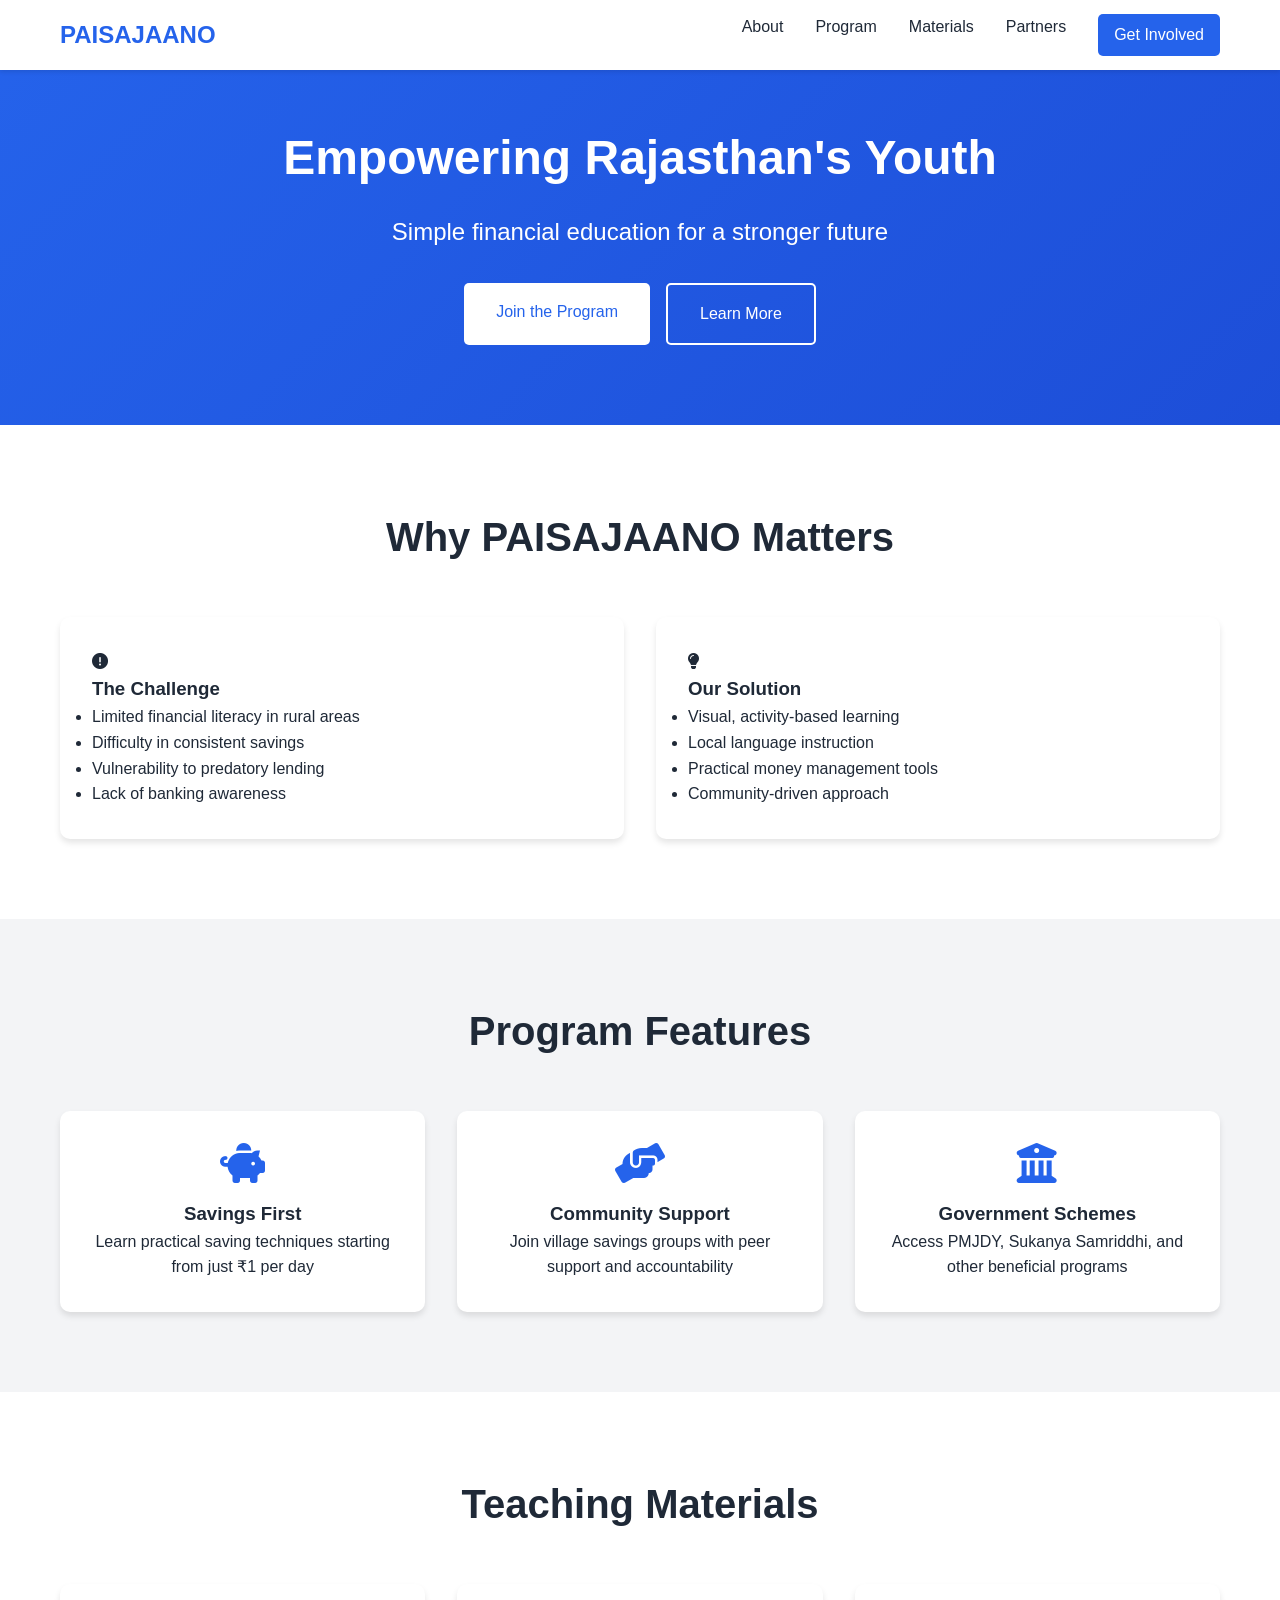
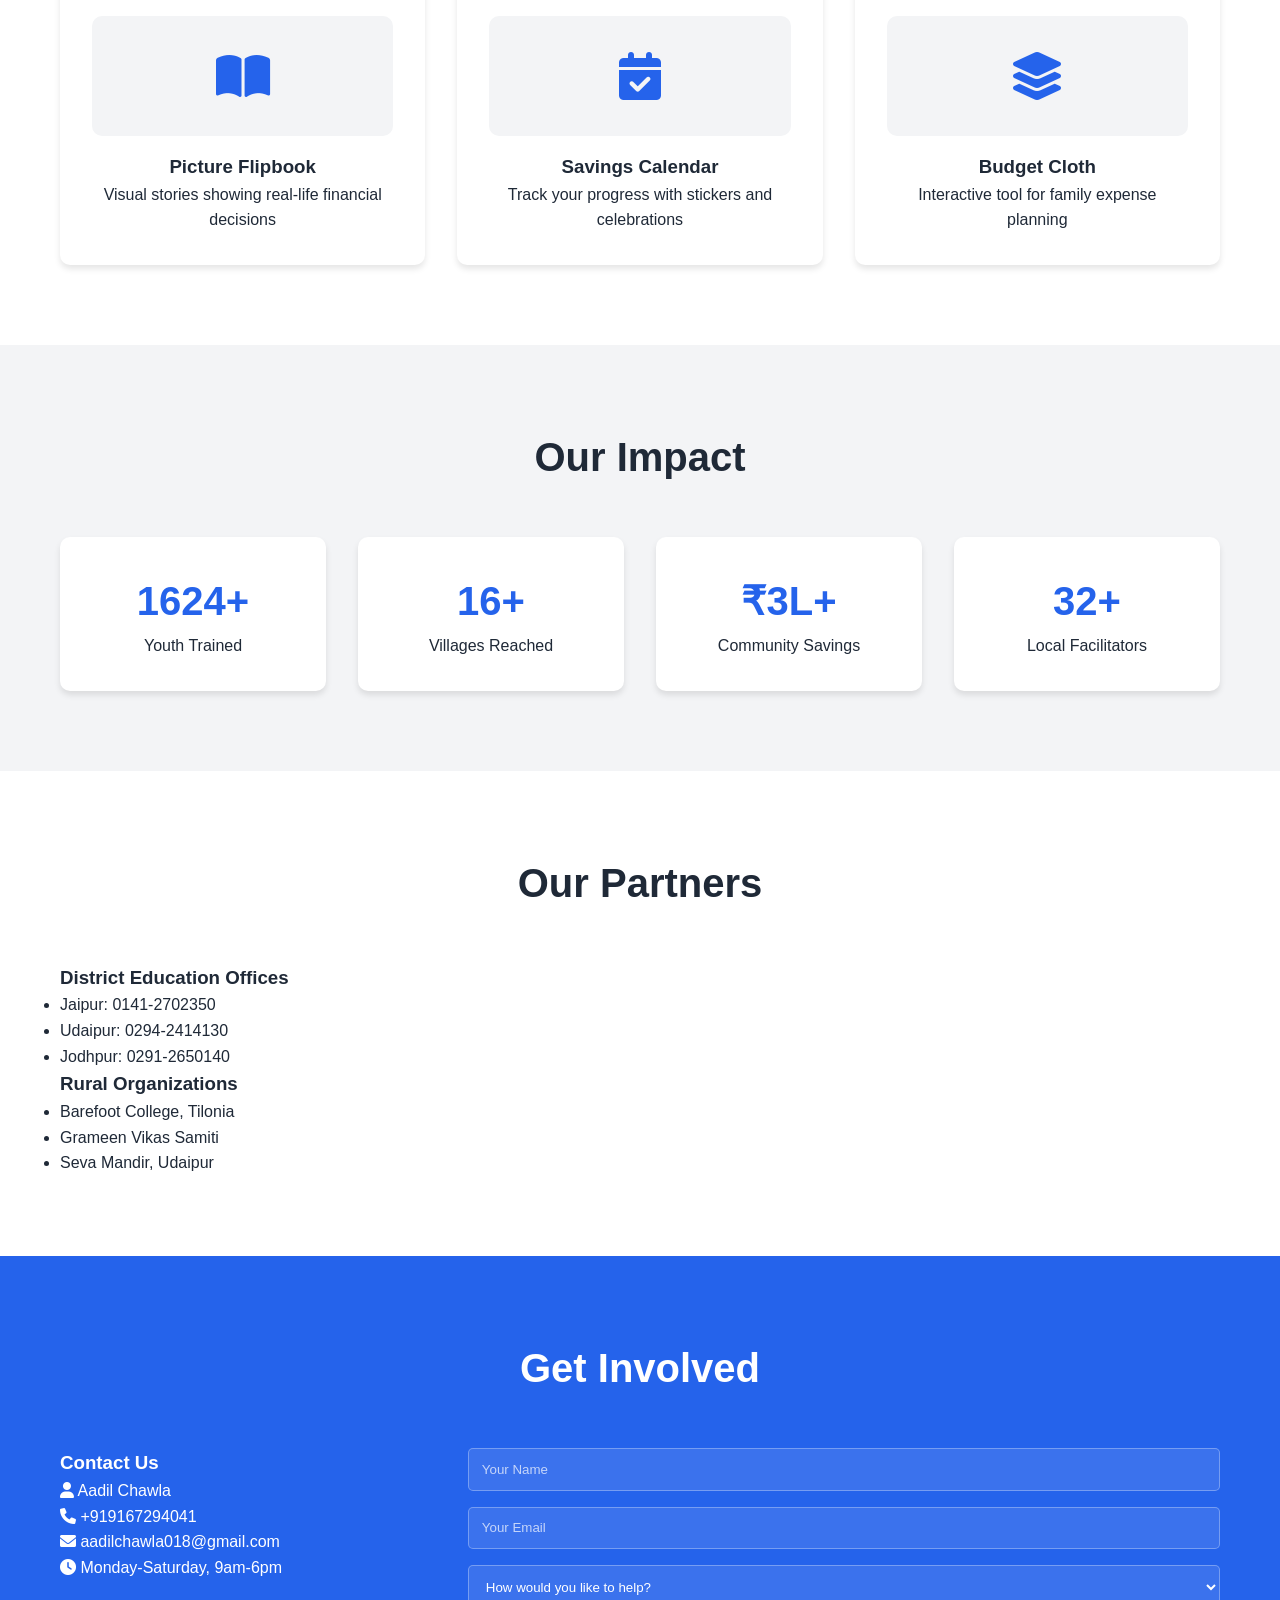
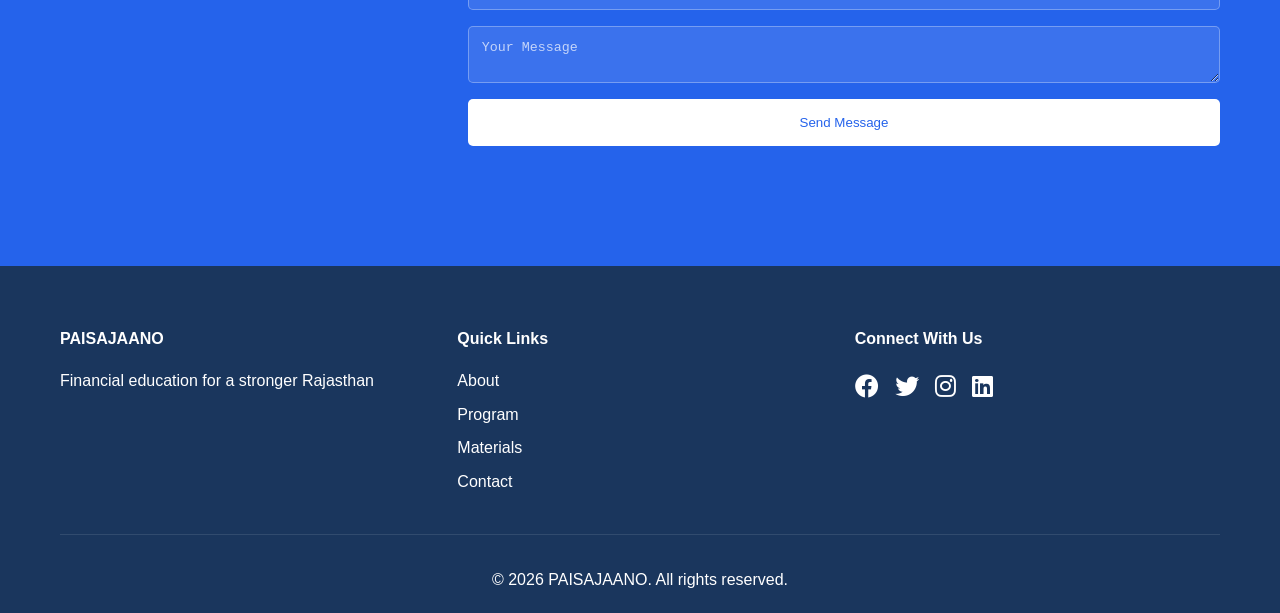
<file: index.html>
<!DOCTYPE html>
<html lang="en">
<head>
    <meta charset="UTF-8">
    <meta name="viewport" content="width=device-width, initial-scale=1.0">
    <meta name="description" content="PAISAJAANO - Financial Education Program for Underprivileged Youth in Rajasthan. Learn practical money skills, savings habits, and access government schemes.">
    <meta name="keywords" content="financial education, Rajasthan youth, money management, savings, PMJDY, financial literacy, rural education">
    <meta name="theme-color" content="#2563eb">
    <link rel="canonical" href="https://paisajaano.org/">
    <meta property="og:type" content="website">
    <meta property="og:title" content="PAISAJAANO | Financial Education for Rajasthan's Youth">
    <meta property="og:description" content="Financial Education Program for Underprivileged Youth in Rajasthan. Learn practical money skills, savings habits, and access government schemes.">
    <meta property="og:url" content="https://paisajaano.org/">
    <meta name="twitter:card" content="summary">
    <meta name="twitter:title" content="PAISAJAANO | Financial Education for Rajasthan's Youth">
    <meta name="twitter:description" content="Financial Education Program for Underprivileged Youth in Rajasthan.">
    <title>PAISAJAANO | Financial Education for Rajasthan's Youth</title>
    <link rel="icon" href="data:image/svg+xml,%3Csvg xmlns='http://www.w3.org/2000/svg' viewBox='0 0 100 100'%3E%3Crect width='100' height='100' rx='20' fill='%232563eb'/%3E%3Ctext x='50' y='68' font-size='55' fill='white' text-anchor='middle' font-family='sans-serif' font-weight='bold'%3E%E2%82%B9%3C/text%3E%3C/svg%3E">
    <link rel="preconnect" href="https://cdnjs.cloudflare.com">
    <link rel="stylesheet" href="styles.css">
    <link rel="stylesheet" href="https://cdnjs.cloudflare.com/ajax/libs/font-awesome/6.0.0/css/all.min.css">
    <script type="application/ld+json">
    {
        "@context": "https://schema.org",
        "@type": "Organization",
        "name": "PAISAJAANO",
        "description": "Financial Education Program for Underprivileged Youth in Rajasthan.",
        "email": "aadilchawla018@gmail.com",
        "telephone": "+919167294041",
        "areaServed": "Rajasthan, India"
    }
    </script>
</head>
<body>
    <a class="skip-link" href="#main">Skip to content</a>
    <nav class="navbar">
        <div class="container">
            <a href="#main" class="logo">PAISAJAANO</a>
            <div class="nav-links" id="navLinks">
                <a href="#about">About</a>
                <a href="#program">Program</a>
                <a href="#materials">Materials</a>
                <a href="#partners">Partners</a>
                <a href="#contact" class="cta-button">Get Involved</a>
            </div>
            <button class="mobile-menu" aria-label="Toggle navigation menu" aria-expanded="false" aria-controls="navLinks">
                <i class="fas fa-bars"></i>
            </button>
        </div>
    </nav>

    <header class="hero" id="main">
        <div class="container">
            <h1>Empowering Rajasthan's Youth</h1>
            <p class="subtitle">Simple financial education for a stronger future</p>
            <div class="cta-group">
                <a href="#contact" class="primary-button">Join the Program</a>
                <a href="#about" class="secondary-button">Learn More</a>
            </div>
        </div>
    </header>

    <section id="about" class="section">
        <div class="container">
            <h2>Why PAISAJAANO Matters</h2>
            <div class="grid-2">
                <div class="problem-card">
                    <i class="fas fa-exclamation-circle"></i>
                    <h3>The Challenge</h3>
                    <ul>
                        <li>Limited financial literacy in rural areas</li>
                        <li>Difficulty in consistent savings</li>
                        <li>Vulnerability to predatory lending</li>
                        <li>Lack of banking awareness</li>
                    </ul>
                </div>
                <div class="solution-card">
                    <i class="fas fa-lightbulb"></i>
                    <h3>Our Solution</h3>
                    <ul>
                        <li>Visual, activity-based learning</li>
                        <li>Local language instruction</li>
                        <li>Practical money management tools</li>
                        <li>Community-driven approach</li>
                    </ul>
                </div>
            </div>
        </div>
    </section>

    <section id="program" class="section bg-light">
        <div class="container">
            <h2>Program Features</h2>
            <div class="grid-3">
                <div class="feature-card">
                    <i class="fas fa-piggy-bank"></i>
                    <h3>Savings First</h3>
                    <p>Learn practical saving techniques starting from just ₹1 per day</p>
                </div>
                <div class="feature-card">
                    <i class="fas fa-hands-helping"></i>
                    <h3>Community Support</h3>
                    <p>Join village savings groups with peer support and accountability</p>
                </div>
                <div class="feature-card">
                    <i class="fas fa-university"></i>
                    <h3>Government Schemes</h3>
                    <p>Access PMJDY, Sukanya Samriddhi, and other beneficial programs</p>
                </div>
            </div>
        </div>
    </section>

    <section id="materials" class="section">
        <div class="container">
            <h2>Teaching Materials</h2>
            <div class="materials-showcase">
                <div class="material-item">
                    <div class="material-icon"><i class="fas fa-book-open"></i></div>
                    <h3>Picture Flipbook</h3>
                    <p>Visual stories showing real-life financial decisions</p>
                </div>
                <div class="material-item">
                    <div class="material-icon"><i class="fas fa-calendar-check"></i></div>
                    <h3>Savings Calendar</h3>
                    <p>Track your progress with stickers and celebrations</p>
                </div>
                <div class="material-item">
                    <div class="material-icon"><i class="fas fa-layer-group"></i></div>
                    <h3>Budget Cloth</h3>
                    <p>Interactive tool for family expense planning</p>
                </div>
            </div>
        </div>
    </section>

    <section id="impact" class="section bg-light">
        <div class="container">
            <h2>Our Impact</h2>
            <div class="stats-grid">
                <div class="stat-card">
                    <span class="stat-number">5,000+</span>
                    <span class="stat-label">Youth Trained</span>
                </div>
                <div class="stat-card">
                    <span class="stat-number">50+</span>
                    <span class="stat-label">Villages Reached</span>
                </div>
                <div class="stat-card">
                    <span class="stat-number">₹10L+</span>
                    <span class="stat-label">Community Savings</span>
                </div>
                <div class="stat-card">
                    <span class="stat-number">100+</span>
                    <span class="stat-label">Local Facilitators</span>
                </div>
            </div>
        </div>
    </section>

    <section id="partners" class="section">
        <div class="container">
            <h2>Our Partners</h2>
            <div class="partners-grid">
                <div class="partner-card">
                    <h3>District Education Offices</h3>
                    <ul>
                        <li>Jaipur: 0141-2702350</li>
                        <li>Udaipur: 0294-2414130</li>
                        <li>Jodhpur: 0291-2650140</li>
                    </ul>
                </div>
                <div class="partner-card">
                    <h3>Rural Organizations</h3>
                    <ul>
                        <li>Barefoot College, Tilonia</li>
                        <li>Grameen Vikas Samiti</li>
                        <li>Seva Mandir, Udaipur</li>
                    </ul>
                </div>
            </div>
        </div>
    </section>

    <section id="contact" class="section bg-primary">
        <div class="container">
            <h2>Get Involved</h2>
            <div class="contact-grid">
                <div class="contact-info">
                    <h3>Contact Us</h3>
                    <p><i class="fas fa-user"></i> Aadil Chawla</p>
                    <p><i class="fas fa-phone"></i> +919167294041</p>
                    <p><i class="fas fa-envelope"></i> aadilchawla018@gmail.com</p>
                    <p><i class="fas fa-clock"></i> Monday-Saturday, 9am-6pm</p>
                </div>
                <form class="contact-form" id="contactForm" novalidate>
                    <label class="visually-hidden" for="name">Your Name</label>
                    <input type="text" id="name" name="name" placeholder="Your Name" autocomplete="name" required>

                    <label class="visually-hidden" for="email">Your Email</label>
                    <input type="email" id="email" name="email" placeholder="Your Email" autocomplete="email" required>

                    <label class="visually-hidden" for="helpType">How would you like to help?</label>
                    <select id="helpType" name="helpType" required>
                        <option value="">How would you like to help?</option>
                        <option value="volunteer">Become a Facilitator</option>
                        <option value="host">Host a Session</option>
                        <option value="sponsor">Sponsor Materials</option>
                        <option value="other">Other Support</option>
                    </select>

                    <label class="visually-hidden" for="message">Your Message</label>
                    <textarea id="message" name="message" placeholder="Your Message" required></textarea>

                    <button type="submit" class="primary-button">Send Message</button>
                    <p class="form-status" id="formStatus" role="status" aria-live="polite"></p>
                </form>
            </div>
        </div>
    </section>

    <footer class="footer">
        <div class="container">
            <div class="footer-content">
                <div class="footer-section">
                    <h4>PAISAJAANO</h4>
                    <p>Financial education for a stronger Rajasthan</p>
                </div>
                <div class="footer-section">
                    <h4>Quick Links</h4>
                    <a href="#about">About</a>
                    <a href="#program">Program</a>
                    <a href="#materials">Materials</a>
                    <a href="#contact">Contact</a>
                </div>
                <div class="footer-section">
                    <h4>Connect With Us</h4>
                    <div class="social-links">
                        <a href="#" aria-label="Facebook"><i class="fab fa-facebook"></i></a>
                        <a href="#" aria-label="Twitter"><i class="fab fa-twitter"></i></a>
                        <a href="#" aria-label="Instagram"><i class="fab fa-instagram"></i></a>
                        <a href="#" aria-label="LinkedIn"><i class="fab fa-linkedin"></i></a>
                    </div>
                </div>
            </div>
            <div class="footer-bottom">
                <p>&copy; <span id="year"></span> PAISAJAANO. All rights reserved.</p>
            </div>
        </div>
    </footer>

    <script src="script.js"></script>
</body>
</html>
</file>
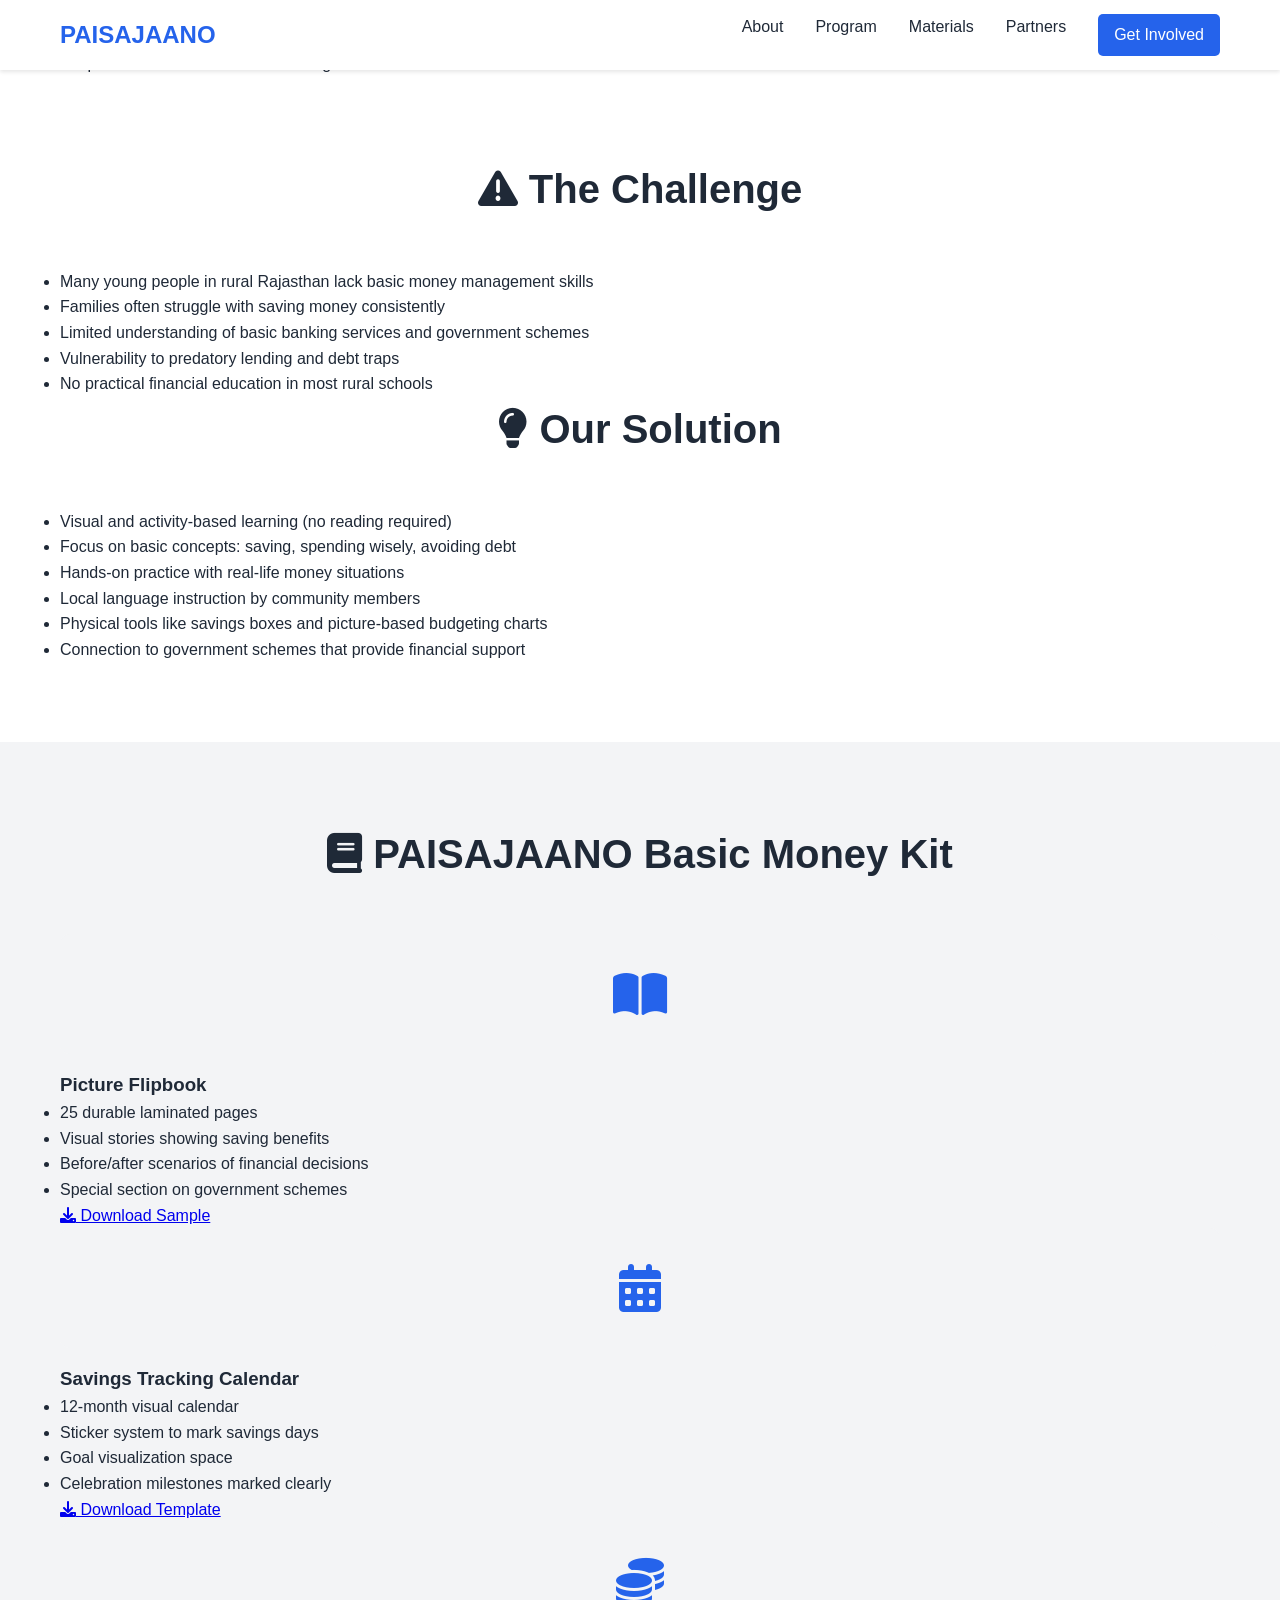
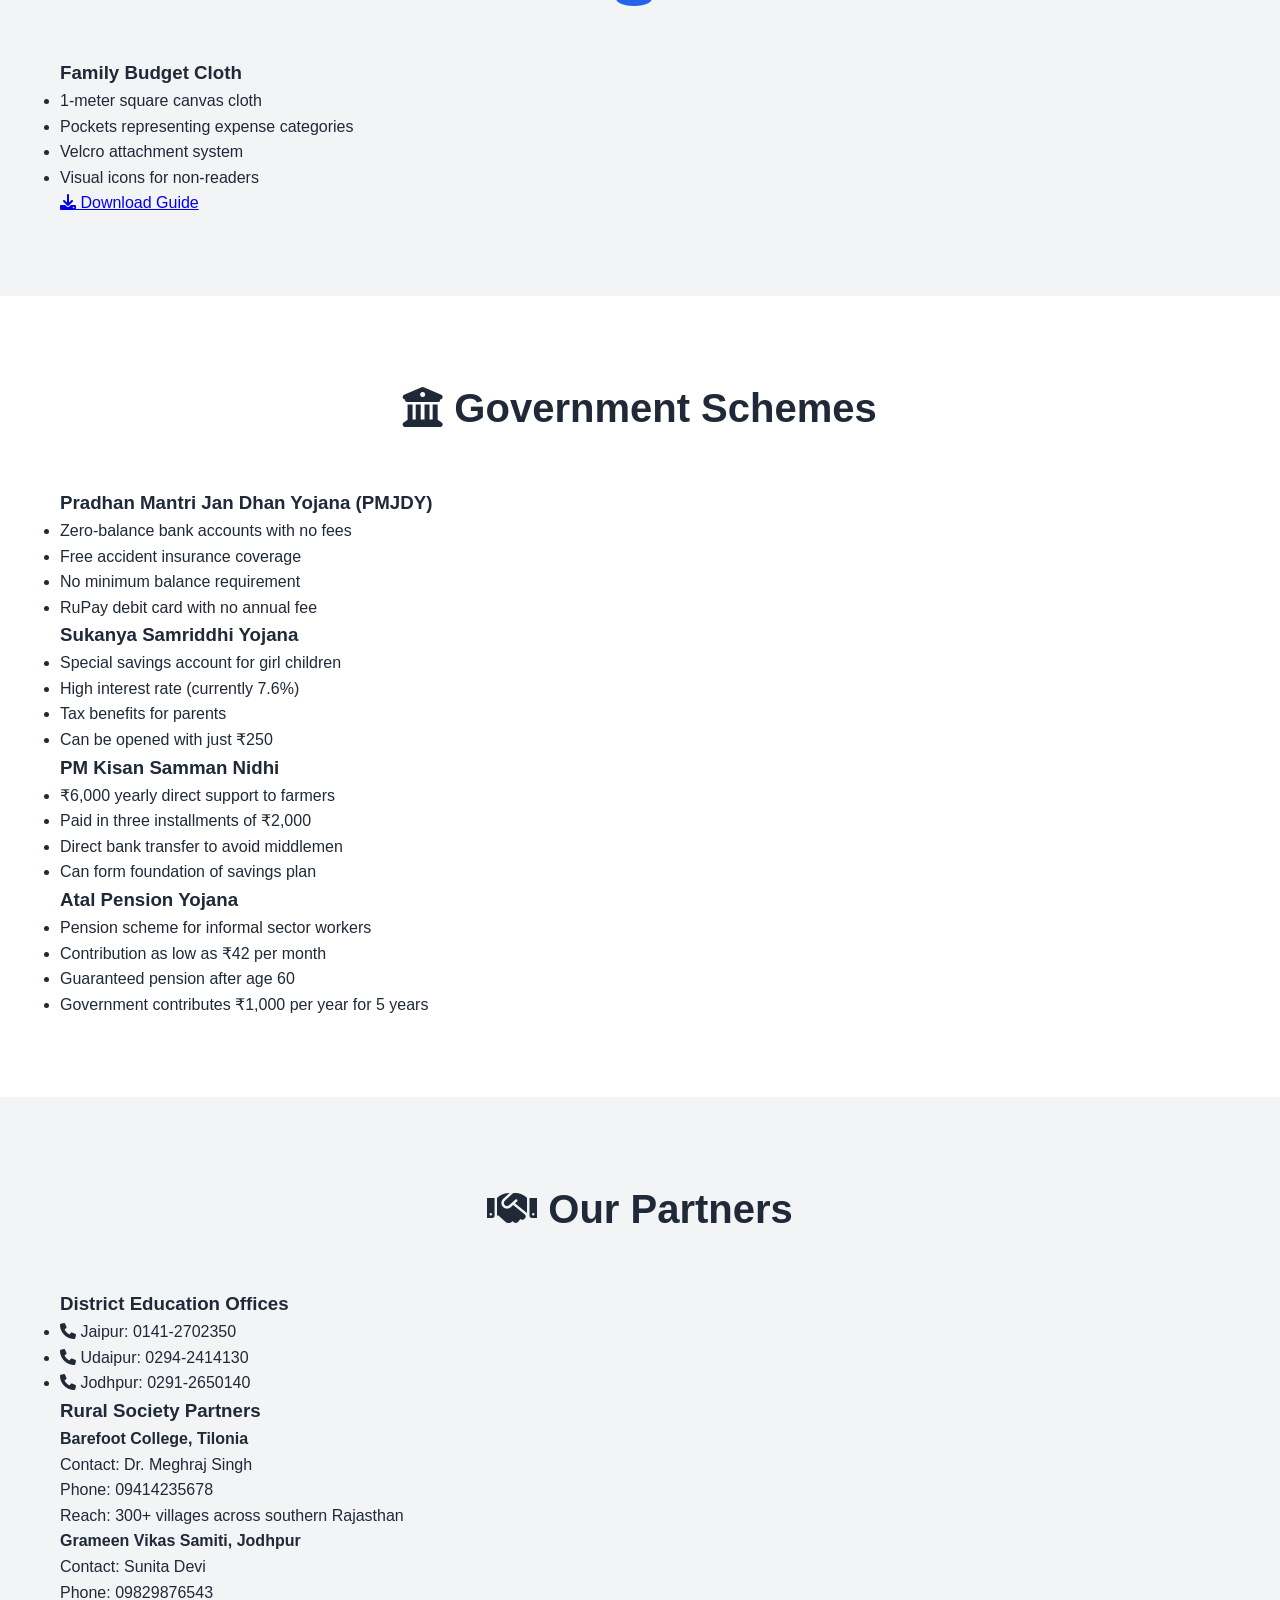
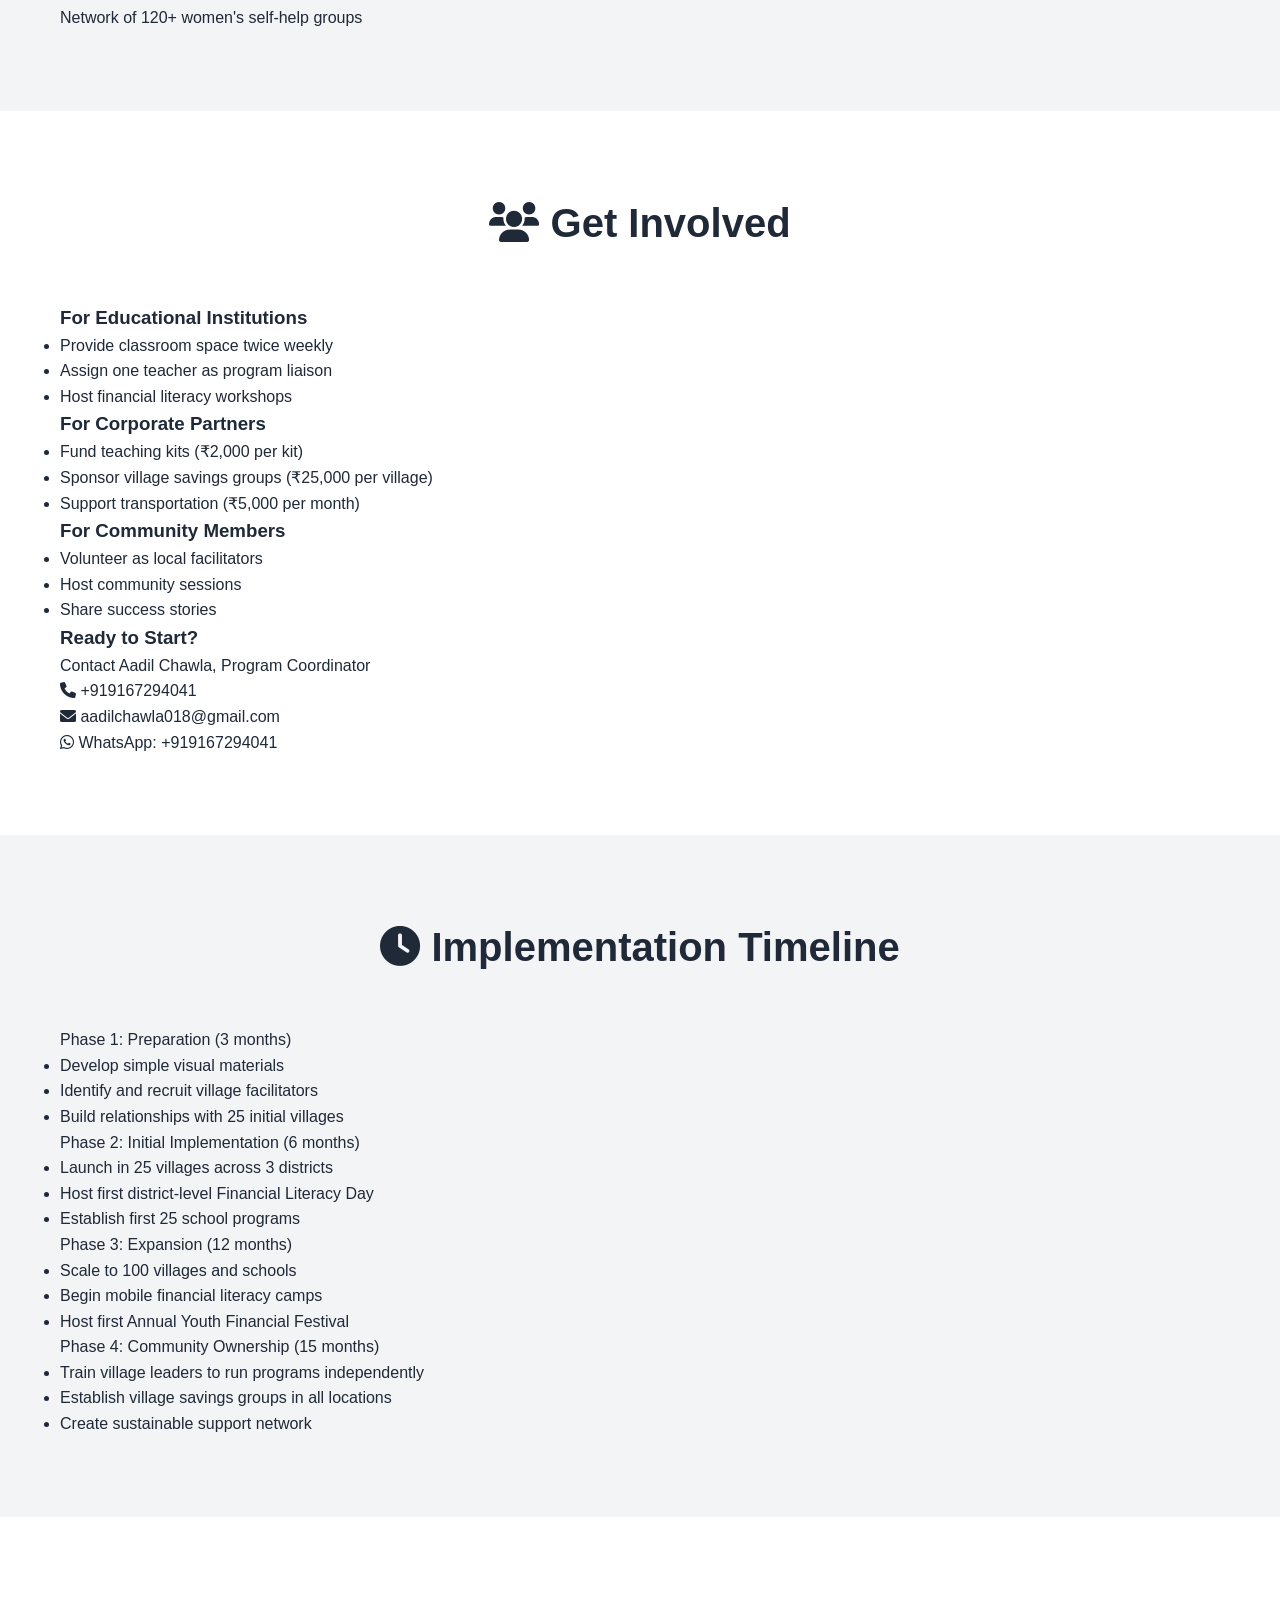
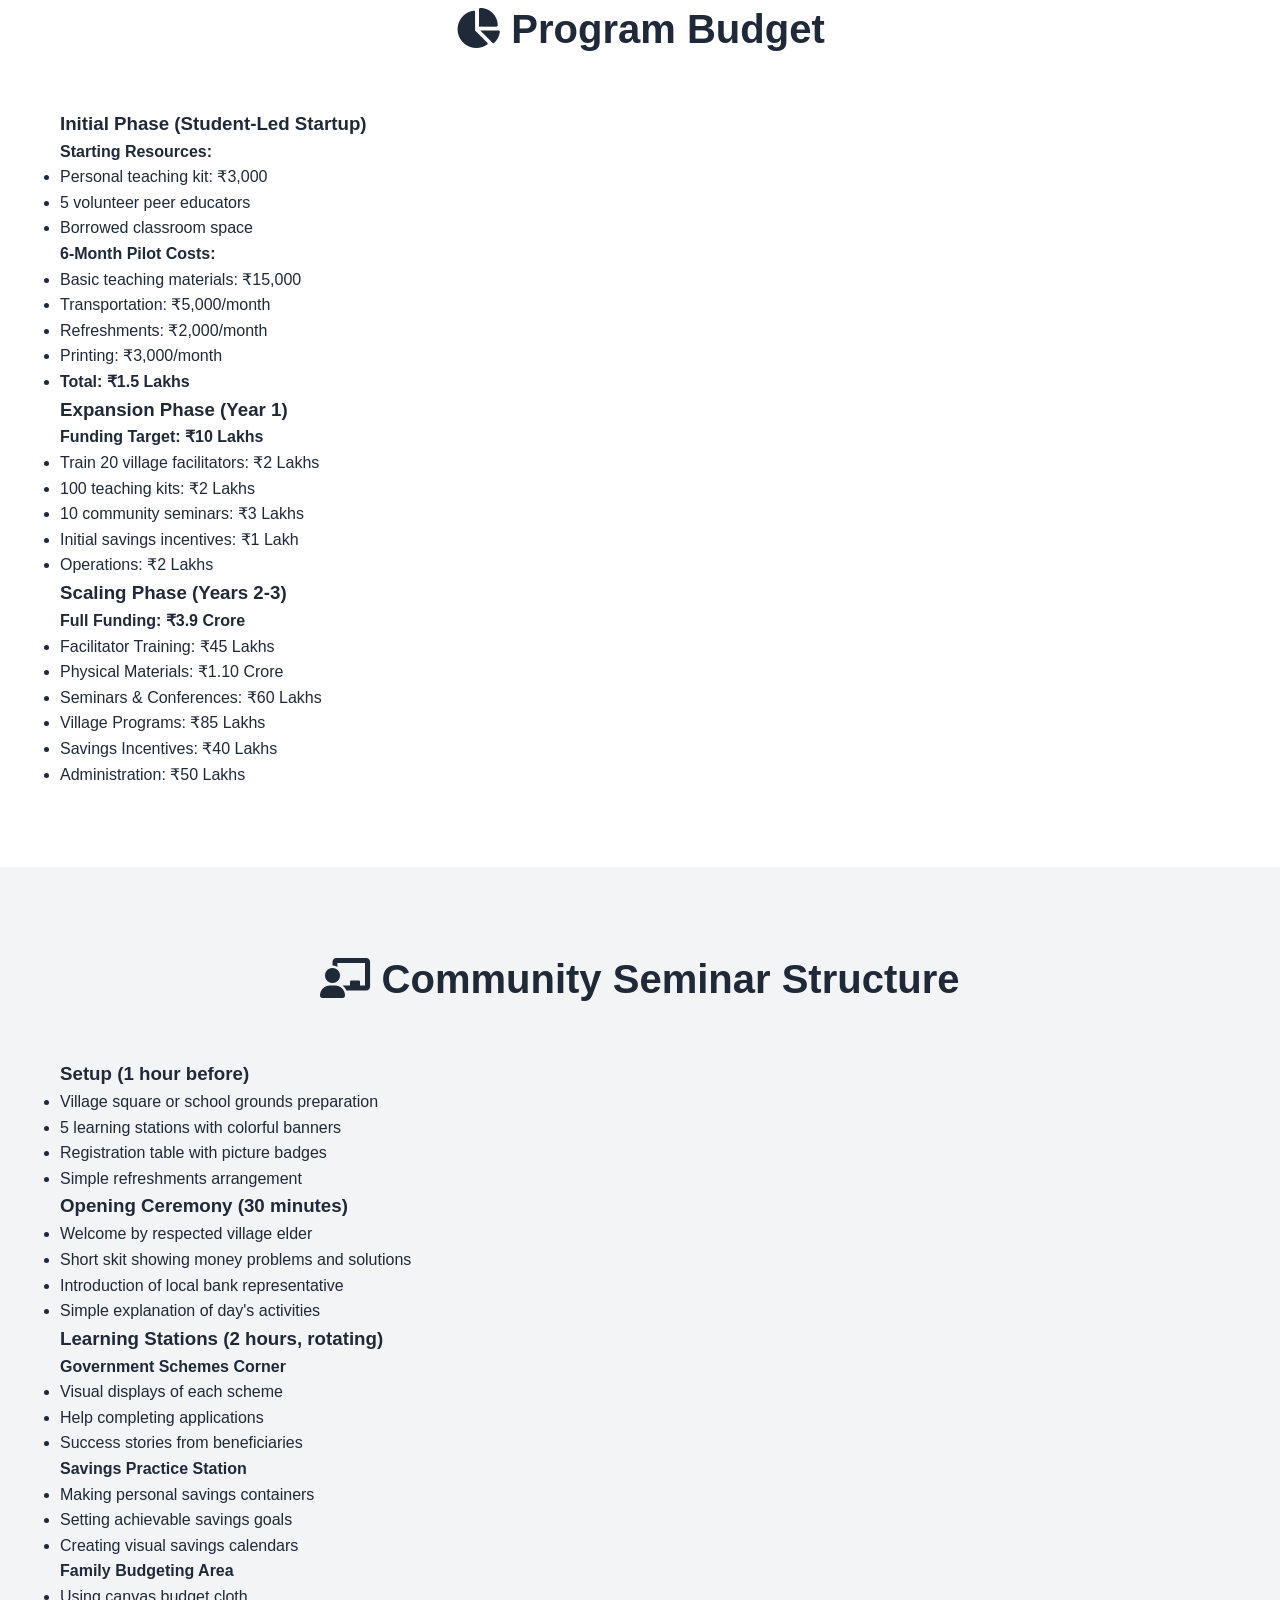
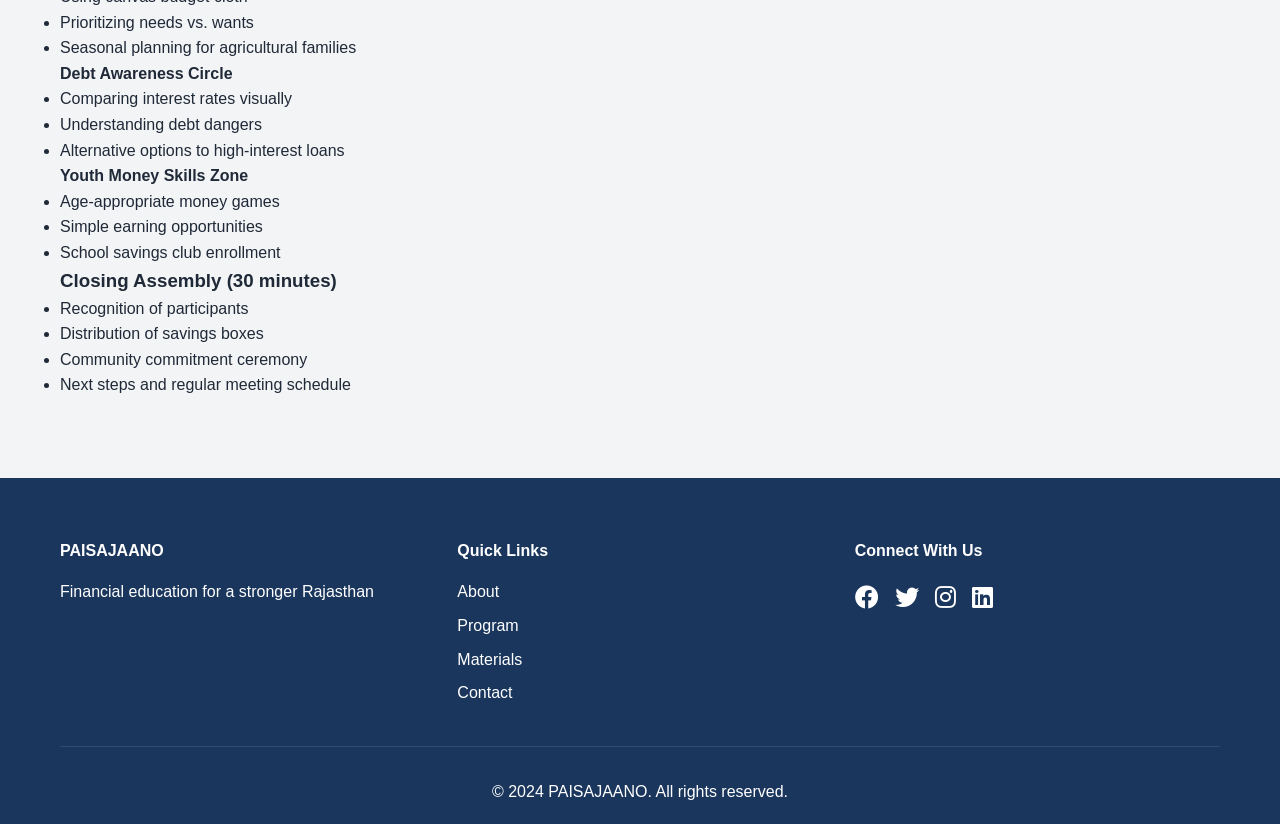
<file: resources.html>
<!DOCTYPE html>
<html lang="en">
<head>
    <meta charset="UTF-8">
    <meta name="viewport" content="width=device-width, initial-scale=1.0">
    <meta name="description" content="PAISAJAANO - Basic Financial Education for Underprivileged Youth in Rajasthan. Download materials, access resources, and join our mission.">
    <title>Resources & Materials | PAISAJAANO</title>
    <link rel="stylesheet" href="styles.css">
    <link rel="stylesheet" href="https://cdnjs.cloudflare.com/ajax/libs/font-awesome/6.0.0/css/all.min.css">
    <link rel="icon" type="image/png" href="https://via.placeholder.com/32x32.png?text=P">
</head>
<body>
    <nav class="navbar">
        <div class="container">
            <a href="index.html" class="logo">PAISAJAANO</a>
            <div class="nav-links">
                <a href="index.html#about">About</a>
                <a href="index.html#program">Program</a>
                <a href="index.html#materials">Materials</a>
                <a href="index.html#partners">Partners</a>
                <a href="index.html#contact" class="cta-button">Get Involved</a>
            </div>
            <button class="mobile-menu">
                <i class="fas fa-bars"></i>
            </button>
        </div>
    </nav>

    <header class="page-header">
        <div class="container">
            <h1>PAISAJAANO: Practical Money Skills for Rajasthan's Youth</h1>
            <p class="subtitle">Simple financial education for a stronger future</p>
        </div>
    </header>

    <!-- Problem & Solution Section -->
    <section class="section">
        <div class="container">
            <div class="mission-content">
                <div class="mission-grid">
                    <div class="problem-box">
                        <h2><i class="fas fa-exclamation-triangle"></i> The Challenge</h2>
                        <ul class="challenge-list">
                            <li>Many young people in rural Rajasthan lack basic money management skills</li>
                            <li>Families often struggle with saving money consistently</li>
                            <li>Limited understanding of basic banking services and government schemes</li>
                            <li>Vulnerability to predatory lending and debt traps</li>
                            <li>No practical financial education in most rural schools</li>
                        </ul>
                    </div>
                    <div class="solution-box">
                        <h2><i class="fas fa-lightbulb"></i> Our Solution</h2>
                        <ul class="solution-list">
                            <li>Visual and activity-based learning (no reading required)</li>
                            <li>Focus on basic concepts: saving, spending wisely, avoiding debt</li>
                            <li>Hands-on practice with real-life money situations</li>
                            <li>Local language instruction by community members</li>
                            <li>Physical tools like savings boxes and picture-based budgeting charts</li>
                            <li>Connection to government schemes that provide financial support</li>
                        </ul>
                    </div>
                </div>
            </div>
        </div>
    </section>

    <!-- Teaching Materials Section -->
    <section class="section bg-light">
        <div class="container">
            <h2><i class="fas fa-book"></i> PAISAJAANO Basic Money Kit</h2>
            <div class="materials-grid">
                <div class="material-card">
                    <div class="material-icon">
                        <i class="fas fa-book-open"></i>
                    </div>
                    <h3>Picture Flipbook</h3>
                    <ul class="material-features">
                        <li>25 durable laminated pages</li>
                        <li>Visual stories showing saving benefits</li>
                        <li>Before/after scenarios of financial decisions</li>
                        <li>Special section on government schemes</li>
                    </ul>
                    <a href="materials/flipbook-sample.pdf" class="download-button" download>
                        <i class="fas fa-download"></i> Download Sample
                    </a>
                </div>

                <div class="material-card">
                    <div class="material-icon">
                        <i class="fas fa-calendar-alt"></i>
                    </div>
                    <h3>Savings Tracking Calendar</h3>
                    <ul class="material-features">
                        <li>12-month visual calendar</li>
                        <li>Sticker system to mark savings days</li>
                        <li>Goal visualization space</li>
                        <li>Celebration milestones marked clearly</li>
                    </ul>
                    <a href="materials/calendar-template.pdf" class="download-button" download>
                        <i class="fas fa-download"></i> Download Template
                    </a>
                </div>

                <div class="material-card">
                    <div class="material-icon">
                        <i class="fas fa-coins"></i>
                    </div>
                    <h3>Family Budget Cloth</h3>
                    <ul class="material-features">
                        <li>1-meter square canvas cloth</li>
                        <li>Pockets representing expense categories</li>
                        <li>Velcro attachment system</li>
                        <li>Visual icons for non-readers</li>
                    </ul>
                    <a href="materials/budget-guide.pdf" class="download-button" download>
                        <i class="fas fa-download"></i> Download Guide
                    </a>
                </div>
            </div>
        </div>
    </section>

    <!-- Government Schemes Section -->
    <section class="section">
        <div class="container">
            <h2><i class="fas fa-university"></i> Government Schemes</h2>
            <div class="schemes-grid">
                <div class="scheme-card">
                    <h3>Pradhan Mantri Jan Dhan Yojana (PMJDY)</h3>
                    <ul>
                        <li>Zero-balance bank accounts with no fees</li>
                        <li>Free accident insurance coverage</li>
                        <li>No minimum balance requirement</li>
                        <li>RuPay debit card with no annual fee</li>
                    </ul>
                </div>

                <div class="scheme-card">
                    <h3>Sukanya Samriddhi Yojana</h3>
                    <ul>
                        <li>Special savings account for girl children</li>
                        <li>High interest rate (currently 7.6%)</li>
                        <li>Tax benefits for parents</li>
                        <li>Can be opened with just ₹250</li>
                    </ul>
                </div>

                <div class="scheme-card">
                    <h3>PM Kisan Samman Nidhi</h3>
                    <ul>
                        <li>₹6,000 yearly direct support to farmers</li>
                        <li>Paid in three installments of ₹2,000</li>
                        <li>Direct bank transfer to avoid middlemen</li>
                        <li>Can form foundation of savings plan</li>
                    </ul>
                </div>

                <div class="scheme-card">
                    <h3>Atal Pension Yojana</h3>
                    <ul>
                        <li>Pension scheme for informal sector workers</li>
                        <li>Contribution as low as ₹42 per month</li>
                        <li>Guaranteed pension after age 60</li>
                        <li>Government contributes ₹1,000 per year for 5 years</li>
                    </ul>
                </div>
            </div>
        </div>
    </section>

    <!-- Implementation Partners Section -->
    <section class="section bg-light">
        <div class="container">
            <h2><i class="fas fa-handshake"></i> Our Partners</h2>
            <div class="partners-grid">
                <div class="partner-category">
                    <h3>District Education Offices</h3>
                    <ul class="contact-list">
                        <li><i class="fas fa-phone"></i> Jaipur: 0141-2702350</li>
                        <li><i class="fas fa-phone"></i> Udaipur: 0294-2414130</li>
                        <li><i class="fas fa-phone"></i> Jodhpur: 0291-2650140</li>
                    </ul>
                </div>

                <div class="partner-category">
                    <h3>Rural Society Partners</h3>
                    <div class="partner-card">
                        <h4>Barefoot College, Tilonia</h4>
                        <p>Contact: Dr. Meghraj Singh</p>
                        <p>Phone: 09414235678</p>
                        <p>Reach: 300+ villages across southern Rajasthan</p>
                    </div>
                    <div class="partner-card">
                        <h4>Grameen Vikas Samiti, Jodhpur</h4>
                        <p>Contact: Sunita Devi</p>
                        <p>Phone: 09829876543</p>
                        <p>Network of 120+ women's self-help groups</p>
                    </div>
                </div>
            </div>
        </div>
    </section>

    <!-- Get Involved Section -->
    <section class="section">
        <div class="container">
            <h2><i class="fas fa-users"></i> Get Involved</h2>
            <div class="involvement-grid">
                <div class="involvement-card">
                    <h3>For Educational Institutions</h3>
                    <ul>
                        <li>Provide classroom space twice weekly</li>
                        <li>Assign one teacher as program liaison</li>
                        <li>Host financial literacy workshops</li>
                    </ul>
                </div>

                <div class="involvement-card">
                    <h3>For Corporate Partners</h3>
                    <ul>
                        <li>Fund teaching kits (₹2,000 per kit)</li>
                        <li>Sponsor village savings groups (₹25,000 per village)</li>
                        <li>Support transportation (₹5,000 per month)</li>
                    </ul>
                </div>

                <div class="involvement-card">
                    <h3>For Community Members</h3>
                    <ul>
                        <li>Volunteer as local facilitators</li>
                        <li>Host community sessions</li>
                        <li>Share success stories</li>
                    </ul>
                </div>
            </div>

            <div class="contact-info">
                <h3>Ready to Start?</h3>
                <p>Contact Aadil Chawla, Program Coordinator</p>
                <div class="contact-details">
                    <p><i class="fas fa-phone"></i> +919167294041</p>
                    <p><i class="fas fa-envelope"></i> aadilchawla018@gmail.com</p>
                    <p><i class="fab fa-whatsapp"></i> WhatsApp: +919167294041</p>
                </div>
            </div>
        </div>
    </section>

    <!-- Program Timeline Section -->
    <section class="section bg-light">
        <div class="container">
            <h2><i class="fas fa-clock"></i> Implementation Timeline</h2>
            <div class="timeline">
                <div class="timeline-phase">
                    <div class="phase-header">
                        <span class="phase-duration">Phase 1: Preparation (3 months)</span>
                    </div>
                    <ul class="phase-tasks">
                        <li>Develop simple visual materials</li>
                        <li>Identify and recruit village facilitators</li>
                        <li>Build relationships with 25 initial villages</li>
                    </ul>
                </div>

                <div class="timeline-phase">
                    <div class="phase-header">
                        <span class="phase-duration">Phase 2: Initial Implementation (6 months)</span>
                    </div>
                    <ul class="phase-tasks">
                        <li>Launch in 25 villages across 3 districts</li>
                        <li>Host first district-level Financial Literacy Day</li>
                        <li>Establish first 25 school programs</li>
                    </ul>
                </div>

                <div class="timeline-phase">
                    <div class="phase-header">
                        <span class="phase-duration">Phase 3: Expansion (12 months)</span>
                    </div>
                    <ul class="phase-tasks">
                        <li>Scale to 100 villages and schools</li>
                        <li>Begin mobile financial literacy camps</li>
                        <li>Host first Annual Youth Financial Festival</li>
                    </ul>
                </div>

                <div class="timeline-phase">
                    <div class="phase-header">
                        <span class="phase-duration">Phase 4: Community Ownership (15 months)</span>
                    </div>
                    <ul class="phase-tasks">
                        <li>Train village leaders to run programs independently</li>
                        <li>Establish village savings groups in all locations</li>
                        <li>Create sustainable support network</li>
                    </ul>
                </div>
            </div>
        </div>
    </section>

    <!-- Budget Section -->
    <section class="section">
        <div class="container">
            <h2><i class="fas fa-chart-pie"></i> Program Budget</h2>
            <div class="budget-phases">
                <div class="budget-phase">
                    <h3>Initial Phase (Student-Led Startup)</h3>
                    <div class="budget-details">
                        <div class="budget-item">
                            <h4>Starting Resources:</h4>
                            <ul>
                                <li>Personal teaching kit: ₹3,000</li>
                                <li>5 volunteer peer educators</li>
                                <li>Borrowed classroom space</li>
                            </ul>
                        </div>
                        <div class="budget-item">
                            <h4>6-Month Pilot Costs:</h4>
                            <ul>
                                <li>Basic teaching materials: ₹15,000</li>
                                <li>Transportation: ₹5,000/month</li>
                                <li>Refreshments: ₹2,000/month</li>
                                <li>Printing: ₹3,000/month</li>
                                <li><strong>Total: ₹1.5 Lakhs</strong></li>
                            </ul>
                        </div>
                    </div>
                </div>

                <div class="budget-phase">
                    <h3>Expansion Phase (Year 1)</h3>
                    <div class="budget-details">
                        <div class="budget-item">
                            <h4>Funding Target: ₹10 Lakhs</h4>
                            <ul>
                                <li>Train 20 village facilitators: ₹2 Lakhs</li>
                                <li>100 teaching kits: ₹2 Lakhs</li>
                                <li>10 community seminars: ₹3 Lakhs</li>
                                <li>Initial savings incentives: ₹1 Lakh</li>
                                <li>Operations: ₹2 Lakhs</li>
                            </ul>
                        </div>
                    </div>
                </div>

                <div class="budget-phase">
                    <h3>Scaling Phase (Years 2-3)</h3>
                    <div class="budget-details">
                        <div class="budget-item">
                            <h4>Full Funding: ₹3.9 Crore</h4>
                            <ul>
                                <li>Facilitator Training: ₹45 Lakhs</li>
                                <li>Physical Materials: ₹1.10 Crore</li>
                                <li>Seminars & Conferences: ₹60 Lakhs</li>
                                <li>Village Programs: ₹85 Lakhs</li>
                                <li>Savings Incentives: ₹40 Lakhs</li>
                                <li>Administration: ₹50 Lakhs</li>
                            </ul>
                        </div>
                    </div>
                </div>
            </div>
        </div>
    </section>

    <!-- Seminar Structure Section -->
    <section class="section bg-light">
        <div class="container">
            <h2><i class="fas fa-chalkboard-teacher"></i> Community Seminar Structure</h2>
            <div class="seminar-timeline">
                <div class="seminar-block">
                    <h3>Setup (1 hour before)</h3>
                    <ul>
                        <li>Village square or school grounds preparation</li>
                        <li>5 learning stations with colorful banners</li>
                        <li>Registration table with picture badges</li>
                        <li>Simple refreshments arrangement</li>
                    </ul>
                </div>

                <div class="seminar-block">
                    <h3>Opening Ceremony (30 minutes)</h3>
                    <ul>
                        <li>Welcome by respected village elder</li>
                        <li>Short skit showing money problems and solutions</li>
                        <li>Introduction of local bank representative</li>
                        <li>Simple explanation of day's activities</li>
                    </ul>
                </div>

                <div class="seminar-block">
                    <h3>Learning Stations (2 hours, rotating)</h3>
                    <div class="learning-stations">
                        <div class="station">
                            <h4>Government Schemes Corner</h4>
                            <ul>
                                <li>Visual displays of each scheme</li>
                                <li>Help completing applications</li>
                                <li>Success stories from beneficiaries</li>
                            </ul>
                        </div>
                        <div class="station">
                            <h4>Savings Practice Station</h4>
                            <ul>
                                <li>Making personal savings containers</li>
                                <li>Setting achievable savings goals</li>
                                <li>Creating visual savings calendars</li>
                            </ul>
                        </div>
                        <div class="station">
                            <h4>Family Budgeting Area</h4>
                            <ul>
                                <li>Using canvas budget cloth</li>
                                <li>Prioritizing needs vs. wants</li>
                                <li>Seasonal planning for agricultural families</li>
                            </ul>
                        </div>
                        <div class="station">
                            <h4>Debt Awareness Circle</h4>
                            <ul>
                                <li>Comparing interest rates visually</li>
                                <li>Understanding debt dangers</li>
                                <li>Alternative options to high-interest loans</li>
                            </ul>
                        </div>
                        <div class="station">
                            <h4>Youth Money Skills Zone</h4>
                            <ul>
                                <li>Age-appropriate money games</li>
                                <li>Simple earning opportunities</li>
                                <li>School savings club enrollment</li>
                            </ul>
                        </div>
                    </div>
                </div>

                <div class="seminar-block">
                    <h3>Closing Assembly (30 minutes)</h3>
                    <ul>
                        <li>Recognition of participants</li>
                        <li>Distribution of savings boxes</li>
                        <li>Community commitment ceremony</li>
                        <li>Next steps and regular meeting schedule</li>
                    </ul>
                </div>
            </div>
        </div>
    </section>

    <footer class="footer">
        <div class="container">
            <div class="footer-content">
                <div class="footer-section">
                    <h4>PAISAJAANO</h4>
                    <p>Financial education for a stronger Rajasthan</p>
                </div>
                <div class="footer-section">
                    <h4>Quick Links</h4>
                    <a href="index.html#about">About</a>
                    <a href="index.html#program">Program</a>
                    <a href="index.html#materials">Materials</a>
                    <a href="index.html#contact">Contact</a>
                </div>
                <div class="footer-section">
                    <h4>Connect With Us</h4>
                    <div class="social-links">
                        <a href="#"><i class="fab fa-facebook"></i></a>
                        <a href="#"><i class="fab fa-twitter"></i></a>
                        <a href="#"><i class="fab fa-instagram"></i></a>
                        <a href="#"><i class="fab fa-linkedin"></i></a>
                    </div>
                </div>
            </div>
            <div class="footer-bottom">
                <p>&copy; 2024 PAISAJAANO. All rights reserved.</p>
            </div>
        </div>
    </footer>

    <script src="script.js"></script>
</body>
</html>
</file>
<file: styles.css>
:root {
    --primary-color: #2563eb;
    --secondary-color: #1d4ed8;
    --text-color: #1f2937;
    --light-text: #6b7280;
    --background-light: #f3f4f6;
    --white: #ffffff;
    --success: #10b981;
    --warning: #f59e0b;
    --error: #ef4444;
}

* {
    margin: 0;
    padding: 0;
    box-sizing: border-box;
}

html {
    scroll-behavior: smooth;
}

body {
    font-family: -apple-system, BlinkMacSystemFont, 'Segoe UI', Roboto, Oxygen, Ubuntu, Cantarell, 'Open Sans', 'Helvetica Neue', sans-serif;
    line-height: 1.6;
    color: var(--text-color);
}

.container {
    max-width: 1200px;
    margin: 0 auto;
    padding: 0 20px;
}

.skip-link {
    position: absolute;
    top: -100%;
    left: 0;
    background: var(--primary-color);
    color: var(--white);
    padding: 0.75rem 1.5rem;
    z-index: 2000;
    transition: top 0.2s ease;
}

.skip-link:focus {
    top: 0;
}

.visually-hidden {
    position: absolute;
    width: 1px;
    height: 1px;
    padding: 0;
    margin: -1px;
    overflow: hidden;
    clip: rect(0, 0, 0, 0);
    white-space: nowrap;
    border: 0;
}

a:focus-visible,
button:focus-visible,
input:focus-visible,
select:focus-visible,
textarea:focus-visible {
    outline: 3px solid var(--warning);
    outline-offset: 2px;
}

section[id] {
    scroll-margin-top: 70px;
}

/* Navigation */
.navbar {
    background: var(--white);
    box-shadow: 0 2px 4px rgba(0, 0, 0, 0.1);
    position: fixed;
    width: 100%;
    top: 0;
    z-index: 1000;
    transition: box-shadow 0.3s ease;
}

.navbar.scrolled {
    box-shadow: 0 2px 8px rgba(0, 0, 0, 0.15);
}

.navbar .container {
    display: flex;
    justify-content: space-between;
    align-items: center;
    height: 70px;
}

.logo {
    font-size: 1.5rem;
    font-weight: bold;
    color: var(--primary-color);
    text-decoration: none;
}

.nav-links {
    display: flex;
    gap: 2rem;
}

.nav-links a {
    text-decoration: none;
    color: var(--text-color);
    font-weight: 500;
    transition: color 0.3s ease;
}

.nav-links a:hover {
    color: var(--primary-color);
}

.cta-button {
    background: var(--primary-color);
    color: var(--white) !important;
    padding: 0.5rem 1rem;
    border-radius: 5px;
}

.mobile-menu {
    display: none;
    min-width: 44px;
    min-height: 44px;
}

/* Hero Section */
.hero {
    background: linear-gradient(135deg, var(--primary-color), var(--secondary-color));
    color: var(--white);
    padding: 120px 0 80px;
    text-align: center;
    scroll-margin-top: 0;
}

.hero h1 {
    font-size: 3rem;
    margin-bottom: 1rem;
}

.hero .subtitle {
    font-size: 1.5rem;
    margin-bottom: 2rem;
}

.cta-group {
    display: flex;
    gap: 1rem;
    justify-content: center;
}

.primary-button, .secondary-button {
    padding: 1rem 2rem;
    border-radius: 5px;
    text-decoration: none;
    font-weight: 500;
    transition: transform 0.3s ease;
}

.primary-button {
    background: var(--white);
    color: var(--primary-color);
}

.secondary-button {
    border: 2px solid var(--white);
    color: var(--white);
}

.primary-button:hover, .secondary-button:hover {
    transform: translateY(-2px);
}

/* Sections */
.section {
    padding: 80px 0;
}

.section h2 {
    text-align: center;
    font-size: 2.5rem;
    margin-bottom: 3rem;
}

.bg-light {
    background: var(--background-light);
}

.bg-primary {
    background: var(--primary-color);
    color: var(--white);
}

/* Grid Layouts */
.grid-2 {
    display: grid;
    grid-template-columns: repeat(2, 1fr);
    gap: 2rem;
}

.grid-3 {
    display: grid;
    grid-template-columns: repeat(3, 1fr);
    gap: 2rem;
}

/* Cards */
.problem-card, .solution-card, .feature-card {
    background: var(--white);
    padding: 2rem;
    border-radius: 10px;
    box-shadow: 0 4px 6px rgba(0, 0, 0, 0.1);
    transition: transform 0.3s ease;
}

.problem-card:hover, .solution-card:hover, .feature-card:hover {
    transform: translateY(-5px);
}

.feature-card {
    text-align: center;
}

.feature-card i {
    font-size: 2.5rem;
    color: var(--primary-color);
    margin-bottom: 1rem;
}

/* Materials Section */
.materials-showcase {
    display: grid;
    grid-template-columns: repeat(3, 1fr);
    gap: 2rem;
}

.material-item {
    text-align: center;
    background: var(--white);
    padding: 2rem;
    border-radius: 10px;
    box-shadow: 0 4px 6px rgba(0, 0, 0, 0.1);
    transition: transform 0.3s ease;
}

.material-item:hover {
    transform: translateY(-5px);
}

.material-icon {
    width: 100%;
    height: 120px;
    display: flex;
    align-items: center;
    justify-content: center;
    border-radius: 10px;
    margin-bottom: 1rem;
    background: var(--background-light);
}

.material-icon i {
    font-size: 3rem;
    color: var(--primary-color);
}

/* Stats Section */
.stats-grid {
    display: grid;
    grid-template-columns: repeat(4, 1fr);
    gap: 2rem;
}

.stat-card {
    text-align: center;
    background: var(--white);
    padding: 2rem;
    border-radius: 10px;
    box-shadow: 0 4px 6px rgba(0, 0, 0, 0.1);
}

.stat-number {
    font-size: 2.5rem;
    font-weight: bold;
    color: var(--primary-color);
    display: block;
}

/* Contact Form */
.contact-grid {
    display: grid;
    grid-template-columns: 1fr 2fr;
    gap: 2rem;
}

.contact-form {
    display: grid;
    gap: 1rem;
}

.contact-form input,
.contact-form select,
.contact-form textarea {
    padding: 0.8rem;
    border: 1px solid rgba(255, 255, 255, 0.3);
    border-radius: 5px;
    background: rgba(255, 255, 255, 0.1);
    color: var(--white);
}

.contact-form input::placeholder,
.contact-form textarea::placeholder {
    color: rgba(255, 255, 255, 0.7);
}

.contact-form button {
    background: var(--white);
    color: var(--primary-color);
    border: none;
    cursor: pointer;
}

.contact-form button:disabled {
    opacity: 0.7;
    cursor: not-allowed;
}

.form-status {
    min-height: 1.5rem;
    font-weight: 500;
}

.form-status.success {
    color: var(--success);
}

.form-status.error {
    color: var(--error);
}

/* Footer */
.footer {
    background: #1a365d;
    color: var(--white);
    padding: 60px 0 20px;
}

.footer-content {
    display: grid;
    grid-template-columns: repeat(3, 1fr);
    gap: 2rem;
    margin-bottom: 2rem;
}

.footer-section h4 {
    margin-bottom: 1rem;
}

.footer-section a {
    color: var(--white);
    text-decoration: none;
    display: block;
    margin-bottom: 0.5rem;
}

.social-links {
    display: flex;
    gap: 1rem;
}

.social-links a {
    font-size: 1.5rem;
}

.footer-bottom {
    text-align: center;
    padding-top: 2rem;
    border-top: 1px solid rgba(255, 255, 255, 0.1);
}

/* Responsive Design */
@media (max-width: 768px) {
    .nav-links {
        display: none;
    }

    .mobile-menu {
        display: block;
        background: none;
        border: none;
        color: var(--text-color);
        font-size: 1.5rem;
        cursor: pointer;
    }

    .nav-links.open {
        display: flex;
        position: absolute;
        top: 70px;
        left: 0;
        right: 0;
        flex-direction: column;
        background: var(--white);
        padding: 1.5rem 20px;
        gap: 1.5rem;
        box-shadow: 0 4px 6px rgba(0, 0, 0, 0.1);
    }

    .grid-2,
    .grid-3,
    .materials-showcase,
    .stats-grid,
    .contact-grid {
        grid-template-columns: 1fr;
    }

    .hero h1 {
        font-size: 2rem;
    }

    .section h2 {
        font-size: 2rem;
    }

    .footer-content {
        grid-template-columns: 1fr;
        text-align: center;
    }

    .social-links {
        justify-content: center;
    }
}

@media (max-width: 480px) {
    .cta-group {
        flex-direction: column;
    }

    .stat-number {
        font-size: 2rem;
    }
}

@media (prefers-reduced-motion: reduce) {
    html {
        scroll-behavior: auto;
    }

    * {
        animation-duration: 0.01ms !important;
        transition-duration: 0.01ms !important;
    }
}
</file>
